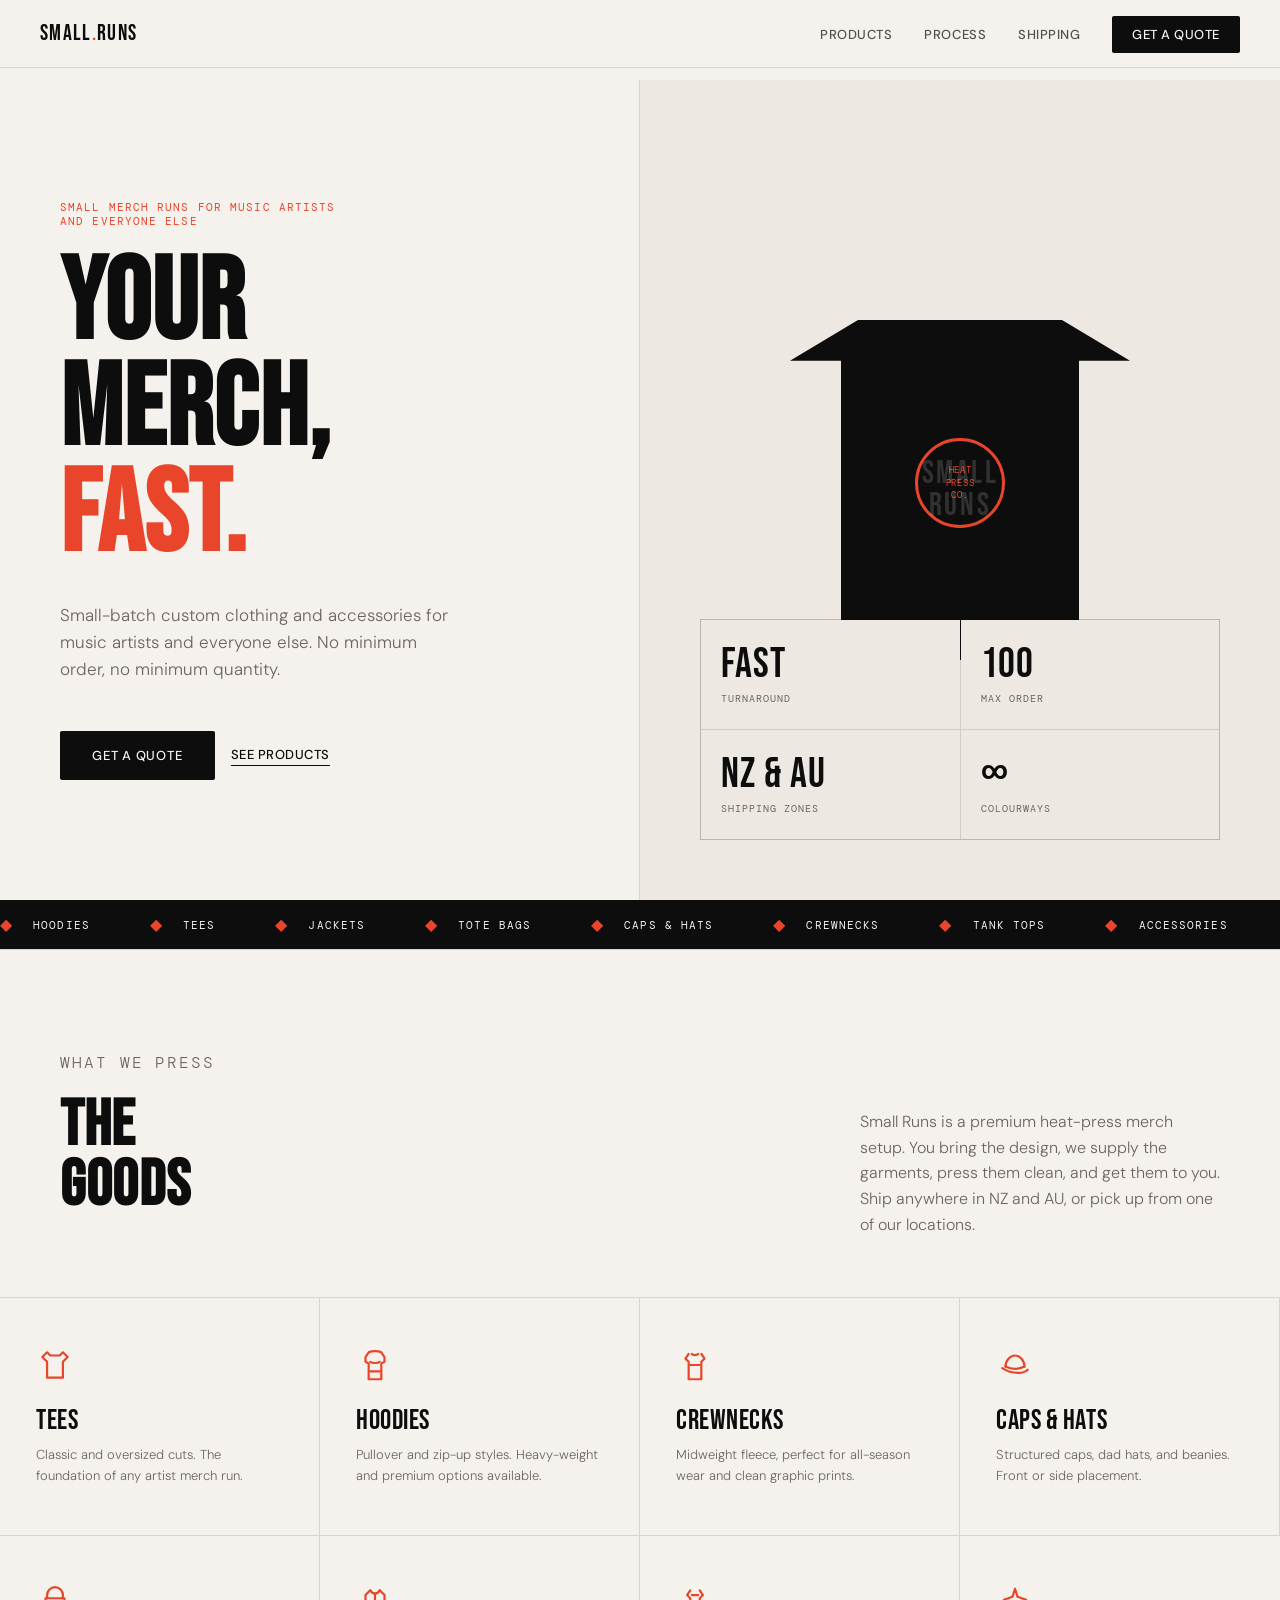
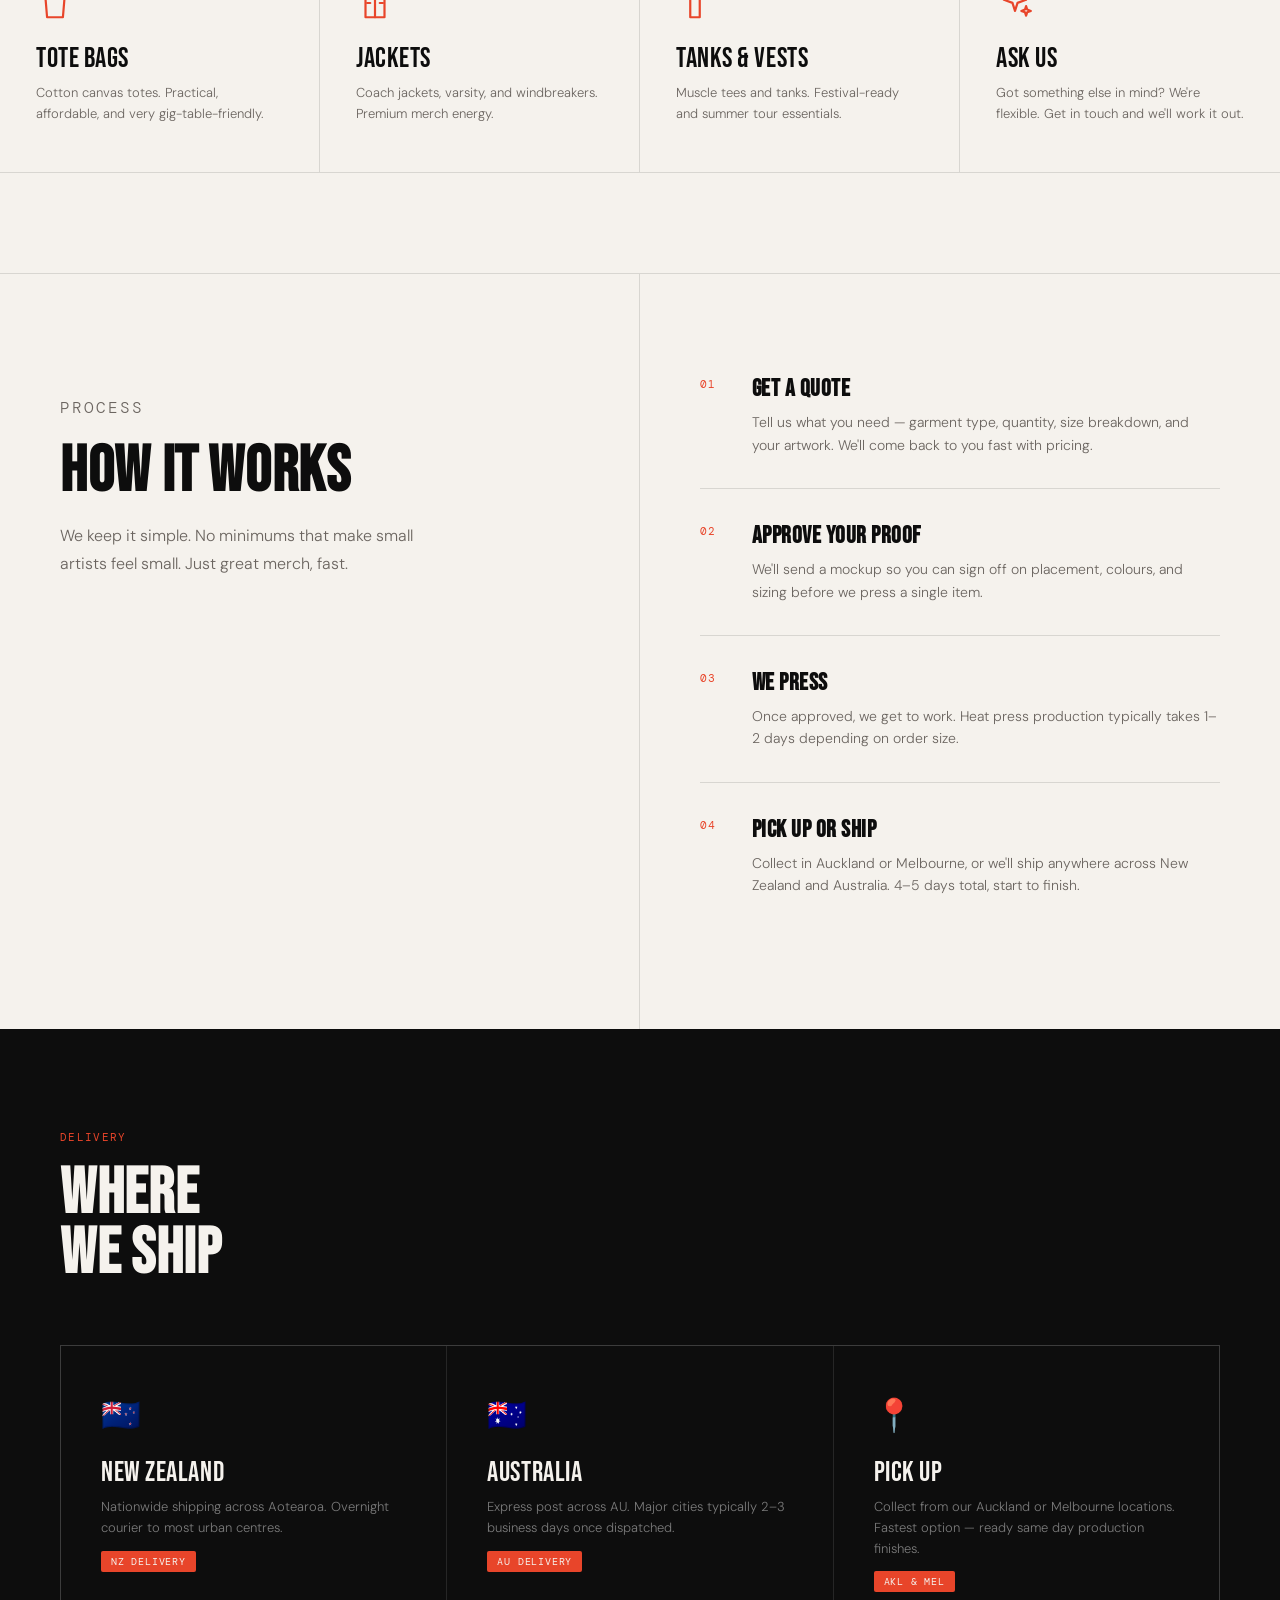
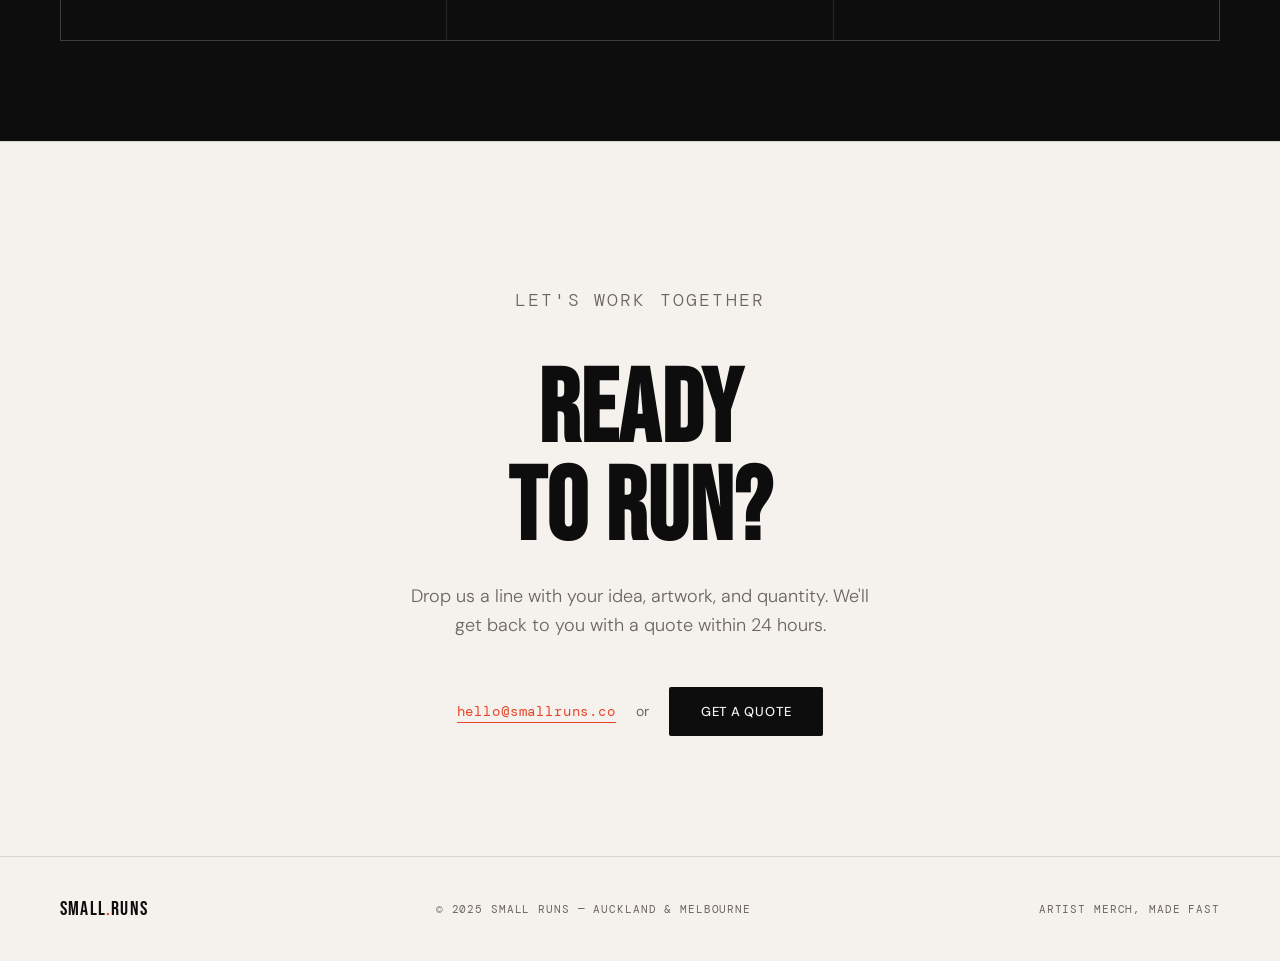
<file: index.html>
<!DOCTYPE html>
<html lang="en">
<head>
<meta charset="UTF-8">
<meta name="viewport" content="width=device-width, initial-scale=1.0">
<title>Small Runs — Artist Merch, Made Fast</title>
<link rel="preconnect" href="https://fonts.googleapis.com">
<link href="https://fonts.googleapis.com/css2?family=Bebas+Neue&family=DM+Sans:wght@300;400;500&family=DM+Mono:wght@400;500&display=swap" rel="stylesheet">
<style>
  :root {
    --black: #0d0d0d;
    --white: #f5f2ed;
    --cream: #ede9e2;
    --accent: #e8452a;
    --mid: #6b6560;
    --border: rgba(13,13,13,0.12);
  }

  *, *::before, *::after { box-sizing: border-box; margin: 0; padding: 0; }

  html { scroll-behavior: smooth; }

  body {
    font-family: 'DM Sans', sans-serif;
    background: var(--white);
    color: var(--black);
    overflow-x: hidden;
  }

  /* ── NAV ── */
  nav {
    position: fixed; top: 0; left: 0; right: 0; z-index: 100;
    display: flex; align-items: center; justify-content: space-between;
    padding: 20px 40px;
    mix-blend-mode: normal;
    background: var(--white);
    border-bottom: 1px solid var(--border);
  }
  .nav-logo {
    font-family: 'Bebas Neue', sans-serif;
    font-size: 22px;
    letter-spacing: 0.06em;
    color: var(--black);
    text-decoration: none;
  }
  .nav-logo span { color: var(--accent); }
  .nav-links {
    display: flex; gap: 32px; list-style: none; align-items: center;
  }
  .nav-links a {
    text-decoration: none; color: var(--black); font-size: 13px;
    font-weight: 500; letter-spacing: 0.04em; text-transform: uppercase;
    opacity: 0.7; transition: opacity 0.2s;
  }
  .nav-links a:hover { opacity: 1; }
  .nav-cta {
    background: var(--black); color: var(--white) !important;
    opacity: 1 !important; padding: 10px 20px;
    border-radius: 2px; transition: background 0.2s !important;
  }
  .nav-cta:hover { background: var(--accent) !important; }

  /* ── HERO ── */
  .hero {
    min-height: 100vh;
    display: grid;
    grid-template-columns: 1fr 1fr;
    padding-top: 80px;
  }
  .hero-left {
    display: flex; flex-direction: column; justify-content: center;
    padding: 80px 60px 80px 60px;
    border-right: 1px solid var(--border);
  }
  .hero-tag {
    font-family: 'DM Mono', monospace;
    font-size: 11px; letter-spacing: 0.1em; text-transform: uppercase;
    color: var(--accent); margin-bottom: 24px;
  }
  .hero-title {
    font-family: 'Bebas Neue', sans-serif;
    font-size: clamp(72px, 9vw, 130px);
    line-height: 0.92;
    letter-spacing: 0.01em;
    color: var(--black);
    margin-bottom: 32px;
  }
  .hero-title em {
    font-style: normal;
    color: var(--accent);
  }
  .hero-sub {
    font-size: 17px; line-height: 1.6; color: var(--mid);
    max-width: 400px; margin-bottom: 48px; font-weight: 300;
  }
  .hero-actions { display: flex; gap: 16px; align-items: center; }
  .btn-primary {
    background: var(--black); color: var(--white);
    padding: 16px 32px; font-size: 13px; font-weight: 500;
    letter-spacing: 0.06em; text-transform: uppercase;
    text-decoration: none; border-radius: 2px;
    transition: background 0.2s;
  }
  .btn-primary:hover { background: var(--accent); }
  .btn-ghost {
    color: var(--black); font-size: 13px; font-weight: 500;
    letter-spacing: 0.04em; text-decoration: none; text-transform: uppercase;
    border-bottom: 1px solid var(--black); padding-bottom: 2px;
    transition: color 0.2s, border-color 0.2s;
  }
  .btn-ghost:hover { color: var(--accent); border-color: var(--accent); }

  .hero-right {
    background: var(--cream);
    display: flex; flex-direction: column; justify-content: flex-end;
    padding: 60px;
    position: relative; overflow: hidden;
  }
  .hero-visual {
    position: absolute; top: 0; left: 0; right: 0; bottom: 0;
    display: flex; align-items: center; justify-content: center;
  }
  .hero-garment {
    width: 340px; height: 340px; position: relative;
  }
  .tee-shape {
    width: 100%; height: 100%;
    background: var(--black);
    clip-path: polygon(20% 0%, 80% 0%, 100% 12%, 85% 12%, 85% 100%, 15% 100%, 15% 12%, 0% 12%);
    display: flex; align-items: center; justify-content: center;
    position: relative;
  }
  .tee-shape::after {
    content: 'SMALL\ARUNS';
    white-space: pre;
    font-family: 'Bebas Neue', sans-serif;
    font-size: 32px; letter-spacing: 0.08em;
    color: rgba(255,255,255,0.15);
    position: absolute; top: 50%; left: 50%;
    transform: translate(-50%, -50%);
    text-align: center; line-height: 1;
  }
  .press-mark {
    position: absolute; top: 48%; left: 50%;
    transform: translate(-50%, -50%);
    width: 90px; height: 90px;
    border: 3px solid var(--accent);
    border-radius: 50%;
    display: flex; align-items: center; justify-content: center;
    flex-direction: column;
  }
  .press-mark span {
    font-family: 'DM Mono', monospace;
    font-size: 9px; letter-spacing: 0.08em; text-transform: uppercase;
    color: var(--accent); line-height: 1.4; text-align: center;
  }

  .hero-stats {
    display: grid; grid-template-columns: 1fr 1fr;
    gap: 1px; background: var(--border); border: 1px solid var(--border);
    z-index: 2;
  }
  .stat {
    background: var(--cream);
    padding: 24px 20px;
  }
  .stat-num {
    font-family: 'Bebas Neue', sans-serif;
    font-size: 42px; letter-spacing: 0.02em; line-height: 1;
    color: var(--black);
  }
  .stat-label {
    font-family: 'DM Mono', monospace;
    font-size: 10px; letter-spacing: 0.1em; text-transform: uppercase;
    color: var(--mid); margin-top: 6px;
  }

  /* ── TICKER ── */
  .ticker {
    background: var(--black); color: var(--white);
    padding: 14px 0; overflow: hidden;
    border-top: none;
  }
  .ticker-inner {
    display: flex; gap: 60px; white-space: nowrap;
    animation: ticker 18s linear infinite;
  }
  .ticker-item {
    font-family: 'DM Mono', monospace;
    font-size: 11px; letter-spacing: 0.1em; text-transform: uppercase;
    display: flex; align-items: center; gap: 20px;
    flex-shrink: 0;
  }
  .ticker-dot { color: var(--accent); font-size: 16px; }
  @keyframes ticker {
    from { transform: translateX(0); }
    to { transform: translateX(-50%); }
  }

  /* ── WHAT WE DO ── */
  .section { padding: 100px 60px; }
  .section-label {
    font-family: 'DM Mono', monospace;
    font-size: 11px; letter-spacing: 0.12em; text-transform: uppercase;
    color: var(--accent); margin-bottom: 20px;
  }
  .section-title {
    font-family: 'Bebas Neue', sans-serif;
    font-size: clamp(44px, 5vw, 72px);
    line-height: 0.95; letter-spacing: 0.01em;
    margin-bottom: 20px;
  }

  .products-section {
    padding: 100px 0;
    border-top: 1px solid var(--border);
  }
  .products-header {
    padding: 0 60px 60px;
    display: flex; justify-content: space-between; align-items: flex-end;
  }
  .products-header p {
    color: var(--mid); font-size: 16px; font-weight: 300;
    max-width: 360px; line-height: 1.6;
  }
  .products-grid {
    display: grid;
    grid-template-columns: repeat(4, 1fr);
    border-top: 1px solid var(--border);
  }
  .product-card {
    padding: 48px 36px;
    border-right: 1px solid var(--border);
    border-bottom: 1px solid var(--border);
    transition: background 0.2s;
    cursor: default;
  }
  .product-card:last-child { border-right: none; }
  .product-card:hover { background: var(--cream); }
  .product-icon {
    width: 38px;
    height: 38px;
    margin-bottom: 20px;
    display: block;
    color: var(--accent);
  }
  .product-icon * {
    vector-effect: non-scaling-stroke;
  }
  .product-name {
    font-family: 'Bebas Neue', sans-serif;
    font-size: 28px; letter-spacing: 0.02em; margin-bottom: 8px;
  }
  .product-desc {
    font-size: 13px; color: var(--mid); line-height: 1.6; font-weight: 300;
  }

  /* ── HOW IT WORKS ── */
  .how-section {
    border-top: 1px solid var(--border);
    display: grid; grid-template-columns: 1fr 1fr;
  }
  .how-left {
    padding: 100px 60px;
    border-right: 1px solid var(--border);
  }
  .how-left p {
    color: var(--mid); font-size: 16px; font-weight: 300;
    max-width: 380px; line-height: 1.7; margin-top: 20px;
  }
  .how-right { padding: 100px 60px; }
  .steps { display: flex; flex-direction: column; gap: 0; }
  .step {
    display: flex; gap: 24px;
    padding: 32px 0;
    border-bottom: 1px solid var(--border);
  }
  .step:first-child { padding-top: 0; }
  .step:last-child { border-bottom: none; }
  .step-num {
    font-family: 'DM Mono', monospace;
    font-size: 11px; letter-spacing: 0.1em; color: var(--accent);
    min-width: 28px; padding-top: 3px;
  }
  .step-content h3 {
    font-family: 'Bebas Neue', sans-serif;
    font-size: 24px; letter-spacing: 0.02em; margin-bottom: 8px;
  }
  .step-content p {
    font-size: 14px; color: var(--mid); line-height: 1.6; font-weight: 300;
  }

  /* ── SHIPPING ── */
  .shipping-section {
    border-top: 1px solid var(--border);
    background: var(--black); color: var(--white);
    padding: 100px 60px;
  }
  .shipping-section .section-label { color: var(--accent); }
  .shipping-grid {
    display: grid; grid-template-columns: repeat(3, 1fr);
    gap: 1px; background: rgba(255,255,255,0.1);
    margin-top: 60px; border: 1px solid rgba(255,255,255,0.1);
  }
  .ship-card {
    padding: 48px 40px;
    background: var(--black);
    transition: background 0.2s;
  }
  .ship-card:hover { background: #1a1a1a; }
  .ship-icon { font-size: 32px; margin-bottom: 20px; display: block; }
  .ship-title {
    font-family: 'Bebas Neue', sans-serif;
    font-size: 28px; letter-spacing: 0.02em; margin-bottom: 8px;
    color: var(--white);
  }
  .ship-detail {
    font-size: 13px; color: rgba(255,255,255,0.45);
    line-height: 1.6; font-weight: 300;
  }
  .ship-highlight {
    display: inline-block;
    background: var(--accent);
    color: var(--white);
    font-family: 'DM Mono', monospace;
    font-size: 10px; letter-spacing: 0.08em;
    text-transform: uppercase;
    padding: 4px 10px; border-radius: 2px;
    margin-top: 12px;
  }

  /* ── CTA ── */
  .cta-section {
    border-top: 1px solid var(--border);
    padding: 120px 60px;
    text-align: center;
  }
  .cta-section .section-title { font-size: clamp(56px, 8vw, 110px); }
  .cta-section p {
    color: var(--mid); font-size: 18px; font-weight: 300;
    max-width: 480px; margin: 24px auto 48px; line-height: 1.6;
  }
  .cta-email {
    font-family: 'DM Mono', monospace;
    font-size: 14px; letter-spacing: 0.06em;
    color: var(--accent); text-decoration: none;
    border-bottom: 1px solid var(--accent);
    padding-bottom: 2px;
  }
  .cta-divider {
    color: var(--mid); margin: 0 16px; font-size: 14px;
  }

  /* ── FOOTER ── */
  footer {
    border-top: 1px solid var(--border);
    padding: 40px 60px;
    display: flex; justify-content: space-between; align-items: center;
  }
  .footer-logo {
    font-family: 'Bebas Neue', sans-serif;
    font-size: 20px; letter-spacing: 0.06em;
  }
  .footer-logo span { color: var(--accent); }
  .footer-note {
    font-family: 'DM Mono', monospace;
    font-size: 11px; letter-spacing: 0.08em; text-transform: uppercase;
    color: var(--mid);
  }

  /* ── ANIMATIONS ── */
  .fade-up {
    opacity: 0; transform: translateY(24px);
    transition: opacity 0.6s ease, transform 0.6s ease;
  }
  .fade-up.visible { opacity: 1; transform: translateY(0); }

  /* ── RESPONSIVE ── */
  @media (max-width: 900px) {
    nav { padding: 16px 24px; }
    .nav-links { display: none; }
    .hero { grid-template-columns: 1fr; min-height: auto; }
    .hero-left { padding: 60px 24px; border-right: none; }
    .hero-right { display: none; }
    .section { padding: 60px 24px; }
    .products-header { padding: 0 24px 40px; flex-direction: column; align-items: flex-start; gap: 16px; }
    .products-grid { grid-template-columns: 1fr 1fr; }
    .product-card { border-right: none; border-bottom: 1px solid var(--border); }
    .how-section { grid-template-columns: 1fr; }
    .how-left { padding: 60px 24px; border-right: none; border-bottom: 1px solid var(--border); }
    .how-right { padding: 60px 24px; }
    .shipping-section { padding: 60px 24px; }
    .shipping-grid { grid-template-columns: 1fr; }
    .cta-section { padding: 80px 24px; }
    footer { padding: 32px 24px; flex-direction: column; gap: 12px; text-align: center; }
  }
</style>
</head>
<body>

<!-- NAV -->
<nav>
  <a href="#" class="nav-logo">Small<span>.</span>Runs</a>
  <ul class="nav-links">
    <li><a href="#products">Products</a></li>
    <li><a href="#process">Process</a></li>
    <li><a href="#shipping">Shipping</a></li>
    <li><a href="#contact" class="nav-cta">Get a Quote</a></li>
  </ul>
</nav>

<!-- HERO -->
<section class="hero">
  <div class="hero-left">
    <p class="hero-tag">Small merch runs for music artists<br>and everyone else</p>
    <h1 class="hero-title">Your<br>Merch,<br><em>Fast.</em></h1>
    <p class="hero-sub">Small-batch custom clothing and accessories for music artists and everyone else. No minimum order, no minimum quantity.</p>
    <div class="hero-actions">
      <a href="#contact" class="btn-primary">Get a Quote</a>
      <a href="#products" class="btn-ghost">See Products</a>
    </div>
  </div>
  <div class="hero-right">
    <div class="hero-visual">
      <div class="hero-garment">
        <div class="tee-shape">
          <div class="press-mark">
            <span>Heat<br>Press<br>Co.</span>
          </div>
        </div>
      </div>
    </div>
    <div class="hero-stats">
      <div class="stat">
        <div class="stat-num">Fast</div>
        <div class="stat-label">Turnaround</div>
      </div>
      <div class="stat">
        <div class="stat-num">100</div>
        <div class="stat-label">Max Order</div>
      </div>
      <div class="stat">
        <div class="stat-num">NZ &amp; AU</div>
        <div class="stat-label">Shipping Zones</div>
      </div>
      <div class="stat">
        <div class="stat-num">∞</div>
        <div class="stat-label">Colourways</div>
      </div>
    </div>
  </div>
</section>

<!-- TICKER -->
<div class="ticker">
  <div class="ticker-inner">
    <span class="ticker-item"><span class="ticker-dot">◆</span> Hoodies</span>
    <span class="ticker-item"><span class="ticker-dot">◆</span> Tees</span>
    <span class="ticker-item"><span class="ticker-dot">◆</span> Jackets</span>
    <span class="ticker-item"><span class="ticker-dot">◆</span> Tote Bags</span>
    <span class="ticker-item"><span class="ticker-dot">◆</span> Caps &amp; Hats</span>
    <span class="ticker-item"><span class="ticker-dot">◆</span> Crewnecks</span>
    <span class="ticker-item"><span class="ticker-dot">◆</span> Tank Tops</span>
    <span class="ticker-item"><span class="ticker-dot">◆</span> Accessories</span>
    <span class="ticker-item"><span class="ticker-dot">◆</span> Ships NZ &amp; AU</span>
    <span class="ticker-item"><span class="ticker-dot">◆</span> 4–5 Day Turnaround</span>
    <!-- duplicate for seamless loop -->
    <span class="ticker-item"><span class="ticker-dot">◆</span> Hoodies</span>
    <span class="ticker-item"><span class="ticker-dot">◆</span> Tees</span>
    <span class="ticker-item"><span class="ticker-dot">◆</span> Jackets</span>
    <span class="ticker-item"><span class="ticker-dot">◆</span> Tote Bags</span>
    <span class="ticker-item"><span class="ticker-dot">◆</span> Caps &amp; Hats</span>
    <span class="ticker-item"><span class="ticker-dot">◆</span> Crewnecks</span>
    <span class="ticker-item"><span class="ticker-dot">◆</span> Tank Tops</span>
    <span class="ticker-item"><span class="ticker-dot">◆</span> Accessories</span>
    <span class="ticker-item"><span class="ticker-dot">◆</span> Ships NZ &amp; AU</span>
    <span class="ticker-item"><span class="ticker-dot">◆</span> 4–5 Day Turnaround</span>
  </div>
</div>

<!-- PRODUCTS -->
<section class="products-section" id="products">
  <div class="products-header fade-up">
    <div>
      <p class="section-label">What we press</p>
      <h2 class="section-title">The<br>Goods</h2>
    </div>
    <p>Small Runs is a premium heat-press merch setup. You bring the design, we supply the garments, press them clean, and get them to you. Ship anywhere in NZ and AU, or pick up from one of our locations.</p>
  </div>
  <div class="products-grid">
    <div class="product-card fade-up">
      <svg class="product-icon" viewBox="0 0 24 24" fill="none" stroke="currentColor" stroke-width="2.2" stroke-linecap="round" stroke-linejoin="round" aria-hidden="true">
        <path d="M7 4 4 7l3 3v10h10V10l3-3-3-3-2 2H9L7 4Z" />
      </svg>
      <div class="product-name">Tees</div>
      <p class="product-desc">Classic and oversized cuts. The foundation of any artist merch run.</p>
    </div>
    <div class="product-card fade-up">
      <svg class="product-icon" viewBox="0 0 24 24" fill="none" stroke="currentColor" stroke-width="2.2" stroke-linecap="round" stroke-linejoin="round" aria-hidden="true">
        <path d="M8 4c2-1 6-1 8 0l2 3v3l-2 1v10H8V11L6 10V7l2-3Z" />
        <path d="M9 10c1 1 5 1 6 0" />
        <path d="M9 16h6" />
      </svg>
      <div class="product-name">Hoodies</div>
      <p class="product-desc">Pullover and zip-up styles. Heavy-weight and premium options available.</p>
    </div>
    <div class="product-card fade-up">
      <svg class="product-icon" viewBox="0 0 24 24" fill="none" stroke="currentColor" stroke-width="2.2" stroke-linecap="round" stroke-linejoin="round" aria-hidden="true">
        <path d="M8 5 6 8l2 2v11h8V10l2-2-2-3" />
        <path d="M10 5c.6 1 3.4 1 4 0" />
        <path d="M9 12h6" />
      </svg>
      <div class="product-name">Crewnecks</div>
      <p class="product-desc">Midweight fleece, perfect for all-season wear and clean graphic prints.</p>
    </div>
    <div class="product-card fade-up">
      <svg class="product-icon" viewBox="0 0 24 24" fill="none" stroke="currentColor" stroke-width="2.2" stroke-linecap="round" stroke-linejoin="round" aria-hidden="true">
        <path d="M6 13c0-4 3-7 6-7s6 3 6 7" />
        <path d="M6 13c4 2 8 2 12 0" />
        <path d="M4 14c3 2 6 3 10 3 3 0 5-1 6-2" />
      </svg>
      <div class="product-name">Caps &amp; Hats</div>
      <p class="product-desc">Structured caps, dad hats, and beanies. Front or side placement.</p>
    </div>
    <div class="product-card fade-up">
      <svg class="product-icon" viewBox="0 0 24 24" fill="none" stroke="currentColor" stroke-width="2.2" stroke-linecap="round" stroke-linejoin="round" aria-hidden="true">
        <path d="M7 9V7a5 5 0 0 1 10 0v2" />
        <path d="M6 9h12l-1 12H7L6 9Z" />
      </svg>
      <div class="product-name">Tote Bags</div>
      <p class="product-desc">Cotton canvas totes. Practical, affordable, and very gig-table-friendly.</p>
    </div>
    <div class="product-card fade-up">
      <svg class="product-icon" viewBox="0 0 24 24" fill="none" stroke="currentColor" stroke-width="2.2" stroke-linecap="round" stroke-linejoin="round" aria-hidden="true">
        <path d="M9 4 6 7v14h12V7l-3-3" />
        <path d="M9 4c.6 1 2.2 2 3 2s2.4-1 3-2" />
        <path d="M12 6v15" />
        <path d="M9 12H7" />
        <path d="M15 12h2" />
      </svg>
      <div class="product-name">Jackets</div>
      <p class="product-desc">Coach jackets, varsity, and windbreakers. Premium merch energy.</p>
    </div>
    <div class="product-card fade-up">
      <svg class="product-icon" viewBox="0 0 24 24" fill="none" stroke="currentColor" stroke-width="2.2" stroke-linecap="round" stroke-linejoin="round" aria-hidden="true">
        <path d="M9 4 7 7l2 2v12h6V9l2-2-2-3" />
        <path d="M10 7h4" />
      </svg>
      <div class="product-name">Tanks &amp; Vests</div>
      <p class="product-desc">Muscle tees and tanks. Festival-ready and summer tour essentials.</p>
    </div>
    <div class="product-card fade-up">
      <svg class="product-icon" viewBox="0 0 24 24" fill="none" stroke="currentColor" stroke-width="2.2" stroke-linecap="round" stroke-linejoin="round" aria-hidden="true">
        <path d="M12 3l1.6 5.1L19 10l-5.4 1.9L12 17l-1.6-5.1L5 10l5.4-1.9L12 3Z" />
        <path d="M19 14l.7 2.1L22 17l-2.3.9L19 20l-.7-2.1L16 17l2.3-.9L19 14Z" />
      </svg>
      <div class="product-name">Ask Us</div>
      <p class="product-desc">Got something else in mind? We're flexible. Get in touch and we'll work it out.</p>
    </div>
  </div>
</section>

<!-- HOW IT WORKS -->
<section class="how-section" id="process">
  <div class="how-left fade-up">
    <p class="section-label">Process</p>
    <h2 class="section-title">How It Works</h2>
    <p>We keep it simple. No minimums that make small artists feel small. Just great merch, fast.</p>
  </div>
  <div class="how-right">
    <div class="steps">
      <div class="step fade-up">
        <span class="step-num">01</span>
        <div class="step-content">
          <h3>Get a Quote</h3>
          <p>Tell us what you need — garment type, quantity, size breakdown, and your artwork. We'll come back to you fast with pricing.</p>
        </div>
      </div>
      <div class="step fade-up">
        <span class="step-num">02</span>
        <div class="step-content">
          <h3>Approve Your Proof</h3>
          <p>We'll send a mockup so you can sign off on placement, colours, and sizing before we press a single item.</p>
        </div>
      </div>
      <div class="step fade-up">
        <span class="step-num">03</span>
        <div class="step-content">
          <h3>We Press</h3>
          <p>Once approved, we get to work. Heat press production typically takes 1–2 days depending on order size.</p>
        </div>
      </div>
      <div class="step fade-up">
        <span class="step-num">04</span>
        <div class="step-content">
          <h3>Pick Up or Ship</h3>
          <p>Collect in Auckland or Melbourne, or we'll ship anywhere across New Zealand and Australia. 4–5 days total, start to finish.</p>
        </div>
      </div>
    </div>
  </div>
</section>

<!-- SHIPPING -->
<section class="shipping-section" id="shipping">
  <p class="section-label">Delivery</p>
  <h2 class="section-title" style="color: var(--white);">Where<br>We Ship</h2>
  <div class="shipping-grid">
    <div class="ship-card fade-up">
      <span class="ship-icon">🇳🇿</span>
      <div class="ship-title">New Zealand</div>
      <p class="ship-detail">Nationwide shipping across Aotearoa. Overnight courier to most urban centres.</p>
      <span class="ship-highlight">NZ Delivery</span>
    </div>
    <div class="ship-card fade-up">
      <span class="ship-icon">🇦🇺</span>
      <div class="ship-title">Australia</div>
      <p class="ship-detail">Express post across AU. Major cities typically 2–3 business days once dispatched.</p>
      <span class="ship-highlight">AU Delivery</span>
    </div>
    <div class="ship-card fade-up">
      <span class="ship-icon">📍</span>
      <div class="ship-title">Pick Up</div>
      <p class="ship-detail">Collect from our Auckland or Melbourne locations. Fastest option — ready same day production finishes.</p>
      <span class="ship-highlight">AKL &amp; MEL</span>
    </div>
  </div>
</section>

<!-- CTA -->
<section class="cta-section" id="contact">
  <p class="section-label">Let's work together</p>
  <h2 class="section-title fade-up">Ready<br>to Run?</h2>
  <p>Drop us a line with your idea, artwork, and quantity. We'll get back to you with a quote within 24 hours.</p>
  <div>
    <a href="mailto:hello@smallruns.co" class="cta-email">hello@smallruns.co</a>
    <span class="cta-divider">or</span>
    <a href="mailto:hello@smallruns.co" class="btn-primary" style="display:inline-block;">Get a Quote</a>
  </div>
</section>

<!-- FOOTER -->
<footer>
  <div class="footer-logo">Small<span>.</span>Runs</div>
  <div class="footer-note">© 2025 Small Runs — Auckland &amp; Melbourne</div>
  <div class="footer-note">Artist Merch, Made Fast</div>
</footer>

<script>
  // Intersection observer for fade-up animations
  const observer = new IntersectionObserver((entries) => {
    entries.forEach((entry, i) => {
      if (entry.isIntersecting) {
        setTimeout(() => {
          entry.target.classList.add('visible');
        }, 60 * (entry.target.dataset.delay || 0));
        observer.unobserve(entry.target);
      }
    });
  }, { threshold: 0.1 });

  document.querySelectorAll('.fade-up').forEach((el, i) => {
    el.dataset.delay = i % 4;
    observer.observe(el);
  });
</script>
</body>
</html>
</file>
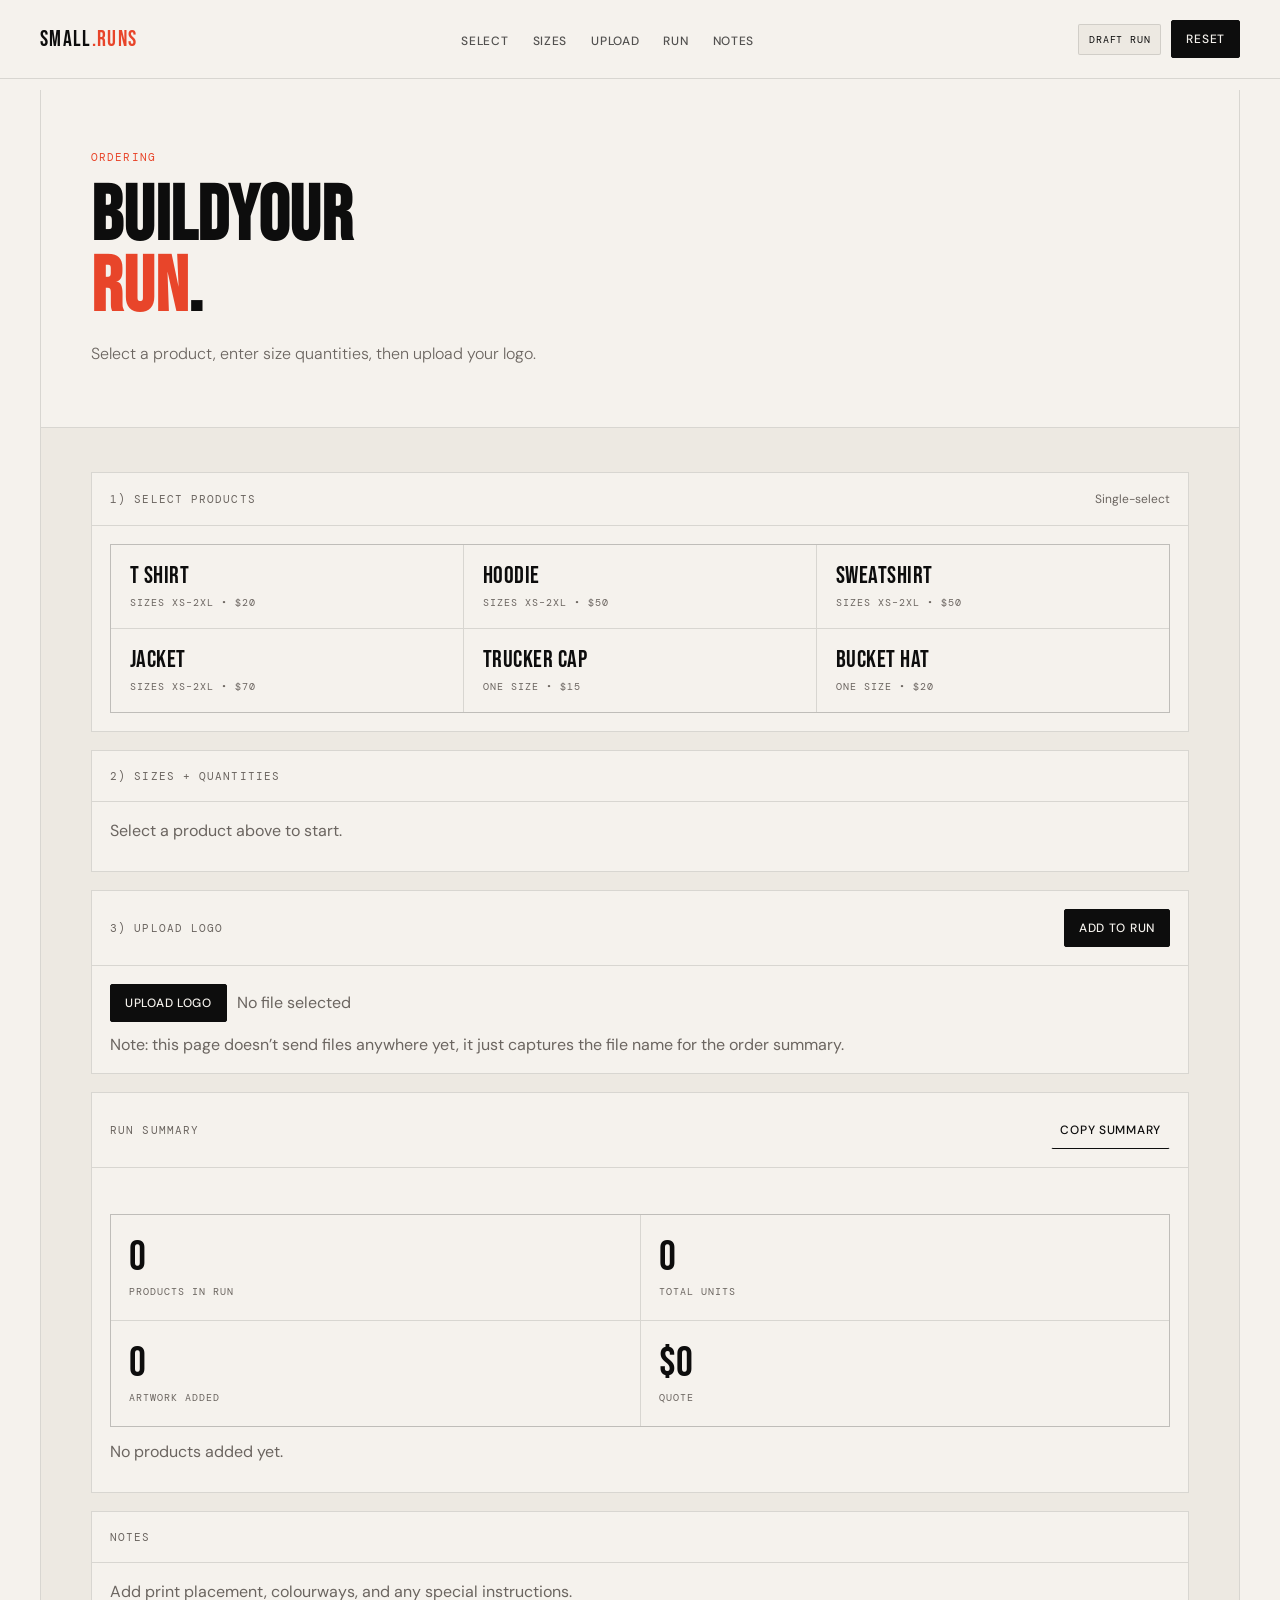
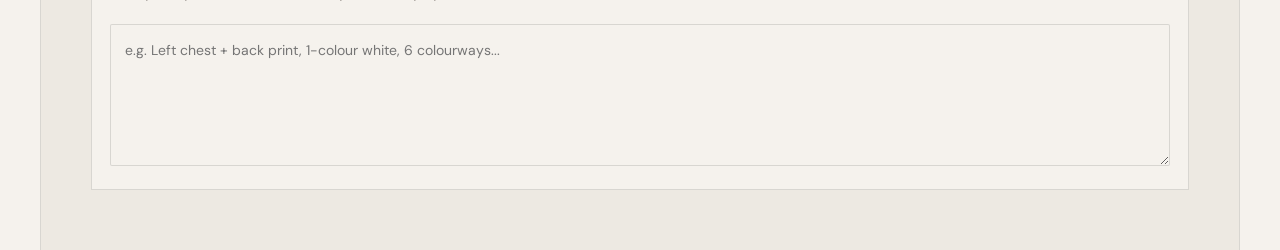
<file: admin/index.html>
<!doctype html>
<html lang="en">
  <head>
    <meta charset="UTF-8" />
    <meta name="viewport" content="width=device-width, initial-scale=1.0" />
    <title>Small Runs — Order</title>
    <meta name="robots" content="noindex,nofollow" />

    <link rel="preconnect" href="https://fonts.googleapis.com" />
    <link rel="preconnect" href="https://fonts.gstatic.com" crossorigin />
    <link href="https://fonts.googleapis.com/css2?family=Bebas+Neue&family=DM+Sans:wght@300;400;500&family=DM+Mono:wght@400;500&display=swap" rel="stylesheet" />

    <link rel="stylesheet" href="./styles.css" />
  </head>
  <body>
    <nav>
      <a class="nav-logo" href="../">Small<span>.Runs</span></a>

      <ul class="nav-links">
        <li><a href="#select">Select</a></li>
        <li><a href="#sizes">Sizes</a></li>
        <li><a href="#upload">Upload</a></li>
        <li><a href="#run">Run</a></li>
        <li><a href="#notes">Notes</a></li>
      </ul>

      <div class="nav-right">
        <span id="orderBadge" class="badge">Draft order</span>
        <button id="btnReset" class="btn btn-primary" type="button">Reset</button>
      </div>
    </nav>

    <main class="page">
      <div class="wrap">
        <header class="hero">
          <div class="tag">Ordering</div>
          <h1 class="title">BuildYour<br /><em>Run</em>.</h1>
          <p class="sub">Select a product, enter size quantities, then upload your logo.</p>
        </header>

        <section class="builder">
          <div id="select" class="panel">
            <div class="panel-head">
              <div class="panel-title">1) Select products</div>
              <div class="panel-actions">
                <span class="muted" style="font-size: 12px">Single-select</span>
              </div>
            </div>
            <div class="dialog-body">
              <div id="productGrid" class="select-grid" aria-label="Product selection"></div>
            </div>
          </div>

          <div id="sizes" class="panel" style="margin-top: 18px">
            <div class="panel-head">
              <div class="panel-title">2) Sizes + quantities</div>
              <div class="panel-actions"></div>
            </div>
            <div class="dialog-body">
              <div id="sizesEmpty" class="muted">Select a product above to start.</div>
              <div id="lineItems" class="line-items"></div>
            </div>
          </div>

          <div id="upload" class="panel" style="margin-top: 18px">
            <div class="panel-head">
              <div class="panel-title">3) Upload logo</div>
              <div class="panel-actions">
                <button id="btnAddItem" class="btn btn-primary" type="button">Add to run</button>
              </div>
            </div>
            <div class="dialog-body">
              <div class="row">
                <label class="btn btn-primary" style="display:inline-flex; align-items:center; gap:10px">
                  Upload logo
                  <input id="logoInput" type="file" accept="image/*,.pdf" hidden />
                </label>
                <span id="logoName" class="muted">No file selected</span>
              </div>

              <div id="mockupWrap" class="mockup-wrap" hidden>
                <div class="mockup-box" aria-label="Mockup placement editor">
                  <div id="mockupOutline" class="mockup-outline" aria-hidden="true"></div>
                  <div id="mockupImgWrap" class="mockup-img-wrap">
                    <img id="mockupImg" class="mockup-img" alt="Uploaded logo preview" />
                  </div>
                </div>
                <div class="mockup-controls">
                  <div class="meta-label">Size</div>
                  <input id="mockupScale" type="range" min="0.25" max="2" step="0.01" value="1" />
                </div>
              </div>

              <p class="muted" style="margin: 12px 0 0">
                Note: this page doesn’t send files anywhere yet, it just captures the file name for the order summary.
              </p>
            </div>
          </div>

          <div id="run" class="panel" style="margin-top: 18px">
            <div class="panel-head">
              <div class="panel-title">Run summary</div>
              <div class="panel-actions">
                <button id="btnCopy" class="btn btn-ghost" type="button">Copy summary</button>
              </div>
            </div>
            <div class="dialog-body">
              <div class="kpis" aria-label="Key metrics">
                <div class="kpi">
                  <div id="kpiProducts" class="kpi-num">0</div>
                  <div class="kpi-label">Products in run</div>
                </div>
                <div class="kpi">
                  <div id="kpiUnits" class="kpi-num">0</div>
                  <div class="kpi-label">Total units</div>
                </div>
                <div class="kpi">
                  <div id="kpiLogo" class="kpi-num">0</div>
                  <div class="kpi-label">Artwork added</div>
                </div>
                <div class="kpi">
                  <div id="kpiQuote" class="kpi-num">$0</div>
                  <div class="kpi-label">Quote</div>
                </div>
              </div>

              <div id="runEmpty" class="muted" style="margin-top: 14px">No products added yet.</div>
              <div id="runItems" class="run-items" style="margin-top: 12px"></div>

              <div id="copyToast" class="muted" style="margin-top: 10px" hidden>Copied.</div>
            </div>
          </div>

          <div id="notes" class="panel" style="margin-top: 18px">
            <div class="panel-head">
              <div class="panel-title">Notes</div>
            </div>
            <div class="dialog-body">
              <p class="muted" style="margin: 0 0 12px">Add print placement, colourways, and any special instructions.</p>
              <textarea id="notes" class="notes" rows="5" placeholder="e.g. Left chest + back print, 1-colour white, 6 colourways..."></textarea>
            </div>
          </div>
        </section>
      </div>
    </main>

    <script type="module" src="./app.js"></script>
  </body>
</html>
</file>
<file: admin/styles.css>
:root {
  --black: #0d0d0d;
  --white: #f5f2ed;
  --cream: #ede9e2;
  --accent: #e8452a;
  --mid: #6b6560;
  --border: rgba(13, 13, 13, 0.12);
}

*, *::before, *::after { box-sizing: border-box; }

html { scroll-behavior: smooth; }

body {
  margin: 0;
  font-family: 'DM Sans', sans-serif;
  background: var(--white);
  color: var(--black);
}

code {
  font-family: 'DM Mono', monospace;
  font-size: 0.95em;
}

/* ── NAV ── */
nav {
  position: fixed;
  top: 0;
  left: 0;
  right: 0;
  z-index: 100;
  display: flex;
  align-items: center;
  justify-content: space-between;
  padding: 20px 40px;
  background: var(--white);
  border-bottom: 1px solid var(--border);
}

.nav-logo {
  font-family: 'Bebas Neue', sans-serif;
  font-size: 22px;
  letter-spacing: 0.06em;
  color: var(--black);
  text-decoration: none;
}

.nav-logo span { color: var(--accent); }

.nav-links {
  display: flex;
  gap: 24px;
  list-style: none;
  align-items: center;
  margin: 0;
  padding: 0;
}

.nav-links a {
  text-decoration: none;
  color: var(--black);
  font-size: 12px;
  font-weight: 500;
  letter-spacing: 0.06em;
  text-transform: uppercase;
  opacity: 0.7;
  transition: opacity 0.2s;
}

.nav-links a:hover { opacity: 1; }

.nav-right {
  display: flex;
  gap: 10px;
  align-items: center;
}

.badge {
  font-family: 'DM Mono', monospace;
  font-size: 10px;
  letter-spacing: 0.08em;
  text-transform: uppercase;
  border: 1px solid var(--border);
  padding: 8px 10px;
  border-radius: 2px;
  background: var(--cream);
}

.btn {
  font-family: 'DM Sans', sans-serif;
  font-size: 12px;
  font-weight: 500;
  letter-spacing: 0.06em;
  text-transform: uppercase;
  border-radius: 2px;
  padding: 10px 14px;
  border: 1px solid var(--border);
  background: transparent;
  color: var(--black);
  cursor: pointer;
}

.btn-primary {
  background: var(--black);
  border-color: var(--black);
  color: var(--white);
}

.btn-primary:hover {
  background: var(--accent);
  border-color: var(--accent);
}

.btn-ghost {
  border-color: transparent;
  border-bottom: 1px solid var(--black);
  padding: 10px 8px;
}

.btn-ghost:hover {
  color: var(--accent);
  border-bottom-color: var(--accent);
}

/* ── PAGE ── */
.page {
  padding-top: 90px;
  max-width: 1200px;
  margin: 0 auto;
}

.wrap {
  border-left: 1px solid var(--border);
  border-right: 1px solid var(--border);
}

.hero {
  padding: 60px 50px 44px;
  background: var(--white);
  border-bottom: 1px solid var(--border);
}

.builder {
  padding: 44px 50px 60px;
  background: var(--cream);
  min-height: calc(100vh - 90px);
}

.tag {
  font-family: 'DM Mono', monospace;
  font-size: 11px;
  letter-spacing: 0.1em;
  text-transform: uppercase;
  color: var(--accent);
  margin-bottom: 18px;
}

.title {
  font-family: 'Bebas Neue', sans-serif;
  font-size: clamp(56px, 6vw, 92px);
  line-height: 0.92;
  letter-spacing: 0.01em;
  margin: 0 0 18px;
}

.title em {
  font-style: normal;
  color: var(--accent);
}

.sub {
  color: var(--mid);
  font-weight: 300;
  line-height: 1.6;
  max-width: 520px;
}

.kpis {
  margin-top: 28px;
  display: grid;
  grid-template-columns: 1fr 1fr;
  gap: 1px;
  background: var(--border);
  border: 1px solid var(--border);
}

.kpi {
  background: var(--white);
  padding: 22px 18px;
}

.kpi-num {
  font-family: 'Bebas Neue', sans-serif;
  font-size: 42px;
  line-height: 1;
}

.kpi-label {
  font-family: 'DM Mono', monospace;
  font-size: 10px;
  letter-spacing: 0.1em;
  text-transform: uppercase;
  color: var(--mid);
  margin-top: 6px;
}

.panel {
  border: 1px solid var(--border);
  background: var(--white);
}

.panel-head {
  display: flex;
  align-items: center;
  justify-content: space-between;
  padding: 18px 18px;
  border-bottom: 1px solid var(--border);
}

.panel-title {
  font-family: 'DM Mono', monospace;
  font-size: 11px;
  letter-spacing: 0.1em;
  text-transform: uppercase;
  color: var(--mid);
}

.panel-actions {
  display: flex;
  gap: 10px;
  align-items: center;
}

.table-wrap { overflow-x: auto; }

table {
  width: 100%;
  border-collapse: collapse;
  font-size: 14px;
}

th, td {
  padding: 14px 18px;
  border-bottom: 1px solid var(--border);
  vertical-align: middle;
}

th {
  font-family: 'DM Mono', monospace;
  font-size: 10px;
  letter-spacing: 0.1em;
  text-transform: uppercase;
  color: var(--mid);
  text-align: left;
}

td.right, th.right { text-align: right; }

.muted {
  color: var(--mid);
}

.error {
  margin: 12px 0 0;
  padding: 12px 14px;
  border: 1px solid rgba(232, 69, 42, 0.35);
  background: rgba(232, 69, 42, 0.07);
  color: var(--black);
}

.pill-low {
  display: inline-block;
  font-family: 'DM Mono', monospace;
  font-size: 10px;
  letter-spacing: 0.08em;
  text-transform: uppercase;
  border: 1px solid rgba(232, 69, 42, 0.35);
  color: var(--accent);
  padding: 4px 8px;
  border-radius: 2px;
  margin-left: 10px;
}

/* dialogs */
dialog {
  border: 1px solid var(--border);
  border-radius: 2px;
  background: var(--white);
  color: var(--black);
  padding: 0;
  width: min(560px, calc(100vw - 32px));
}

dialog::backdrop { background: rgba(13, 13, 13, 0.5); }

.dialog-body { padding: 18px; }

.dialog-head {
  padding: 18px;
  border-bottom: 1px solid var(--border);
  display: flex;
  align-items: center;
  justify-content: space-between;
}

.dialog-head h2 {
  margin: 0;
  font-family: 'DM Mono', monospace;
  font-size: 11px;
  letter-spacing: 0.1em;
  text-transform: uppercase;
  color: var(--mid);
}

.form {
  display: grid;
  gap: 12px;
}

label {
  display: grid;
  gap: 6px;
  font-size: 13px;
}

input, textarea {
  border: 1px solid var(--border);
  border-radius: 2px;
  padding: 12px 12px;
  background: var(--white);
  color: var(--black);
  outline: none;
}

input:focus, textarea:focus { border-color: rgba(13, 13, 13, 0.35); }

.row {
  display: flex;
  gap: 10px;
  align-items: center;
  flex-wrap: wrap;
}

@media (max-width: 980px) {
  nav { padding: 18px 18px; }
  .page { padding-top: 84px; }
  .hero, .builder { padding-left: 18px; padding-right: 18px; }
  .builder { min-height: auto; }
}

/* ── ORDER BUILDER ── */
.select-grid {
  display: grid;
  grid-template-columns: repeat(3, minmax(0, 1fr));
  gap: 1px;
  background: var(--border);
  border: 1px solid var(--border);
}

.tile {
  background: var(--white);
  padding: 18px;
  cursor: pointer;
  transition: background 0.15s, box-shadow 0.15s;
  border: 1px solid transparent;
  outline: none;
}

.tile:hover {
  border-color: var(--accent);
}

.tile.selected {
  border-color: var(--accent);
  background: var(--cream);
}

.tile-title {
  font-family: 'Bebas Neue', sans-serif;
  font-size: 24px;
  letter-spacing: 0.02em;
  line-height: 1;
}

.tile-sub {
  font-family: 'DM Mono', monospace;
  font-size: 10px;
  letter-spacing: 0.1em;
  text-transform: uppercase;
  color: var(--mid);
  margin-top: 8px;
}

.line-items {
  display: grid;
  gap: 12px;
  margin-top: 12px;
}

.line {
  border: 1px solid var(--border);
  background: var(--white);
}

.line-head {
  display: flex;
  align-items: center;
  justify-content: space-between;
  padding: 14px 16px;
  border-bottom: 1px solid var(--border);
}

.line-name {
  font-family: 'DM Mono', monospace;
  font-size: 11px;
  letter-spacing: 0.1em;
  text-transform: uppercase;
  color: var(--mid);
}

.line-total {
  font-family: 'Bebas Neue', sans-serif;
  font-size: 28px;
}

.line-meta {
  display: grid;
  grid-template-columns: 1.2fr 0.8fr;
  gap: 12px;
  padding: 12px 16px;
  border-bottom: 1px solid var(--border);
  background: var(--white);
}

.meta-label {
  font-family: 'DM Mono', monospace;
  font-size: 10px;
  letter-spacing: 0.1em;
  text-transform: uppercase;
  color: var(--mid);
}

.meta-value {
  font-family: 'Bebas Neue', sans-serif;
  font-size: 24px;
  line-height: 1;
  margin-top: 6px;
}

.meta input {
  margin-top: 6px;
}

.sizes-grid {
  display: grid;
  grid-template-columns: repeat(6, minmax(0, 1fr));
  gap: 10px;
  padding: 14px 16px 16px;
}

.size {
  display: grid;
  gap: 6px;
}

.size label {
  font-family: 'DM Mono', monospace;
  font-size: 10px;
  letter-spacing: 0.1em;
  text-transform: uppercase;
  color: var(--mid);
}

.size input {
  width: 100%;
  text-align: center;
}

.notes {
  width: 100%;
  margin-top: 10px;
  border: 1px solid var(--border);
  border-radius: 2px;
  padding: 14px 14px;
  font-family: 'DM Sans', sans-serif;
  font-size: 14px;
  line-height: 1.6;
}

/* ── RUN SUMMARY ── */
.run-items {
  display: grid;
  gap: 10px;
}

.run-item {
  border: 1px solid var(--border);
  background: var(--white);
}

.run-item-head {
  display: flex;
  align-items: center;
  justify-content: space-between;
  padding: 14px 16px;
  border-bottom: 1px solid var(--border);
}

.run-item-title {
  font-family: 'DM Mono', monospace;
  font-size: 11px;
  letter-spacing: 0.1em;
  text-transform: uppercase;
  color: var(--mid);
}

.run-item-actions {
  display: flex;
  gap: 10px;
}

.run-item-body {
  padding: 12px 16px 14px;
  display: grid;
  gap: 8px;
}

/* ── MOCKUP ── */
.mockup-wrap {
  margin-top: 16px;
  border-top: 1px solid var(--border);
  padding-top: 16px;
}

.mockup-box {
  position: relative;
  width: 100%;
  aspect-ratio: 16 / 10;
  border: 1px solid var(--border);
  background: var(--cream);
  overflow: hidden;
  border-radius: 2px;
}

.mockup-outline {
  position: absolute;
  inset: 0;
  display: grid;
  place-items: center;
  opacity: 0.9;
}

.mockup-outline svg {
  width: min(420px, 88%);
  height: auto;
}

.mockup-img-wrap {
  position: absolute;
  left: 50%;
  top: 50%;
  transform: translate(-50%, -50%);
  cursor: grab;
  user-select: none;
  touch-action: none;
}

.mockup-img-wrap:active { cursor: grabbing; }

.mockup-img {
  display: block;
  max-width: none;
  filter: drop-shadow(0 2px 10px rgba(13, 13, 13, 0.15));
}

.mockup-controls {
  margin-top: 10px;
  display: grid;
  gap: 8px;
}

.mockup-controls input[type="range"] {
  width: 100%;
  padding: 0;
  border: none;
  background: transparent;
}

@media (max-width: 980px) {
  .select-grid { grid-template-columns: repeat(2, minmax(0, 1fr)); }
  .sizes-grid { grid-template-columns: repeat(3, minmax(0, 1fr)); }
}

@media (max-width: 520px) {
  .select-grid { grid-template-columns: 1fr; }
  .sizes-grid { grid-template-columns: repeat(2, minmax(0, 1fr)); }
}
</file>
